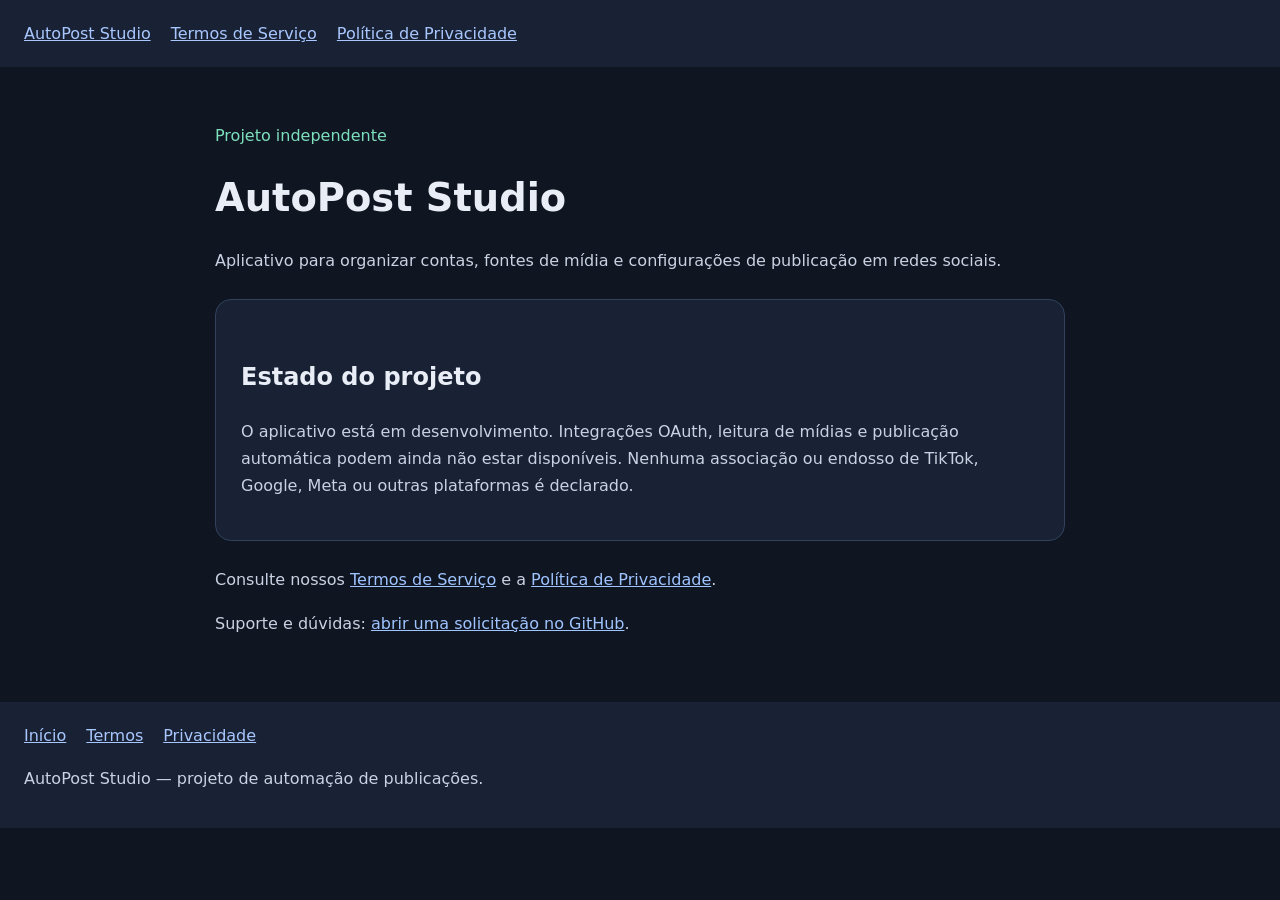
<file: index.html>
<!doctype html><html lang="pt-BR"><head><meta charset="utf-8"><meta name="viewport" content="width=device-width,initial-scale=1"><meta name="description" content="Início do AutoPost Studio"><title>Início | AutoPost Studio</title><link rel="stylesheet" href="style.css"></head><body><header><a href="index.html">AutoPost Studio</a><a href="terms.html">Termos de Serviço</a><a href="privacy.html">Política de Privacidade</a></header><main><p class="tag">Projeto independente</p><h1>AutoPost Studio</h1><p>Aplicativo para organizar contas, fontes de mídia e configurações de publicação em redes sociais.</p><div class="card"><h2>Estado do projeto</h2><p>O aplicativo está em desenvolvimento. Integrações OAuth, leitura de mídias e publicação automática podem ainda não estar disponíveis. Nenhuma associação ou endosso de TikTok, Google, Meta ou outras plataformas é declarado.</p></div><p>Consulte nossos <a href="terms.html">Termos de Serviço</a> e a <a href="privacy.html">Política de Privacidade</a>.</p><p>Suporte e dúvidas: <a href="https://github.com/AinAruh/autopost-studio-site/issues">abrir uma solicitação no GitHub</a>.</p></main><footer><a href="index.html">Início</a><a href="terms.html">Termos</a><a href="privacy.html">Privacidade</a><p>AutoPost Studio — projeto de automação de publicações.</p></footer></body></html>
</file>
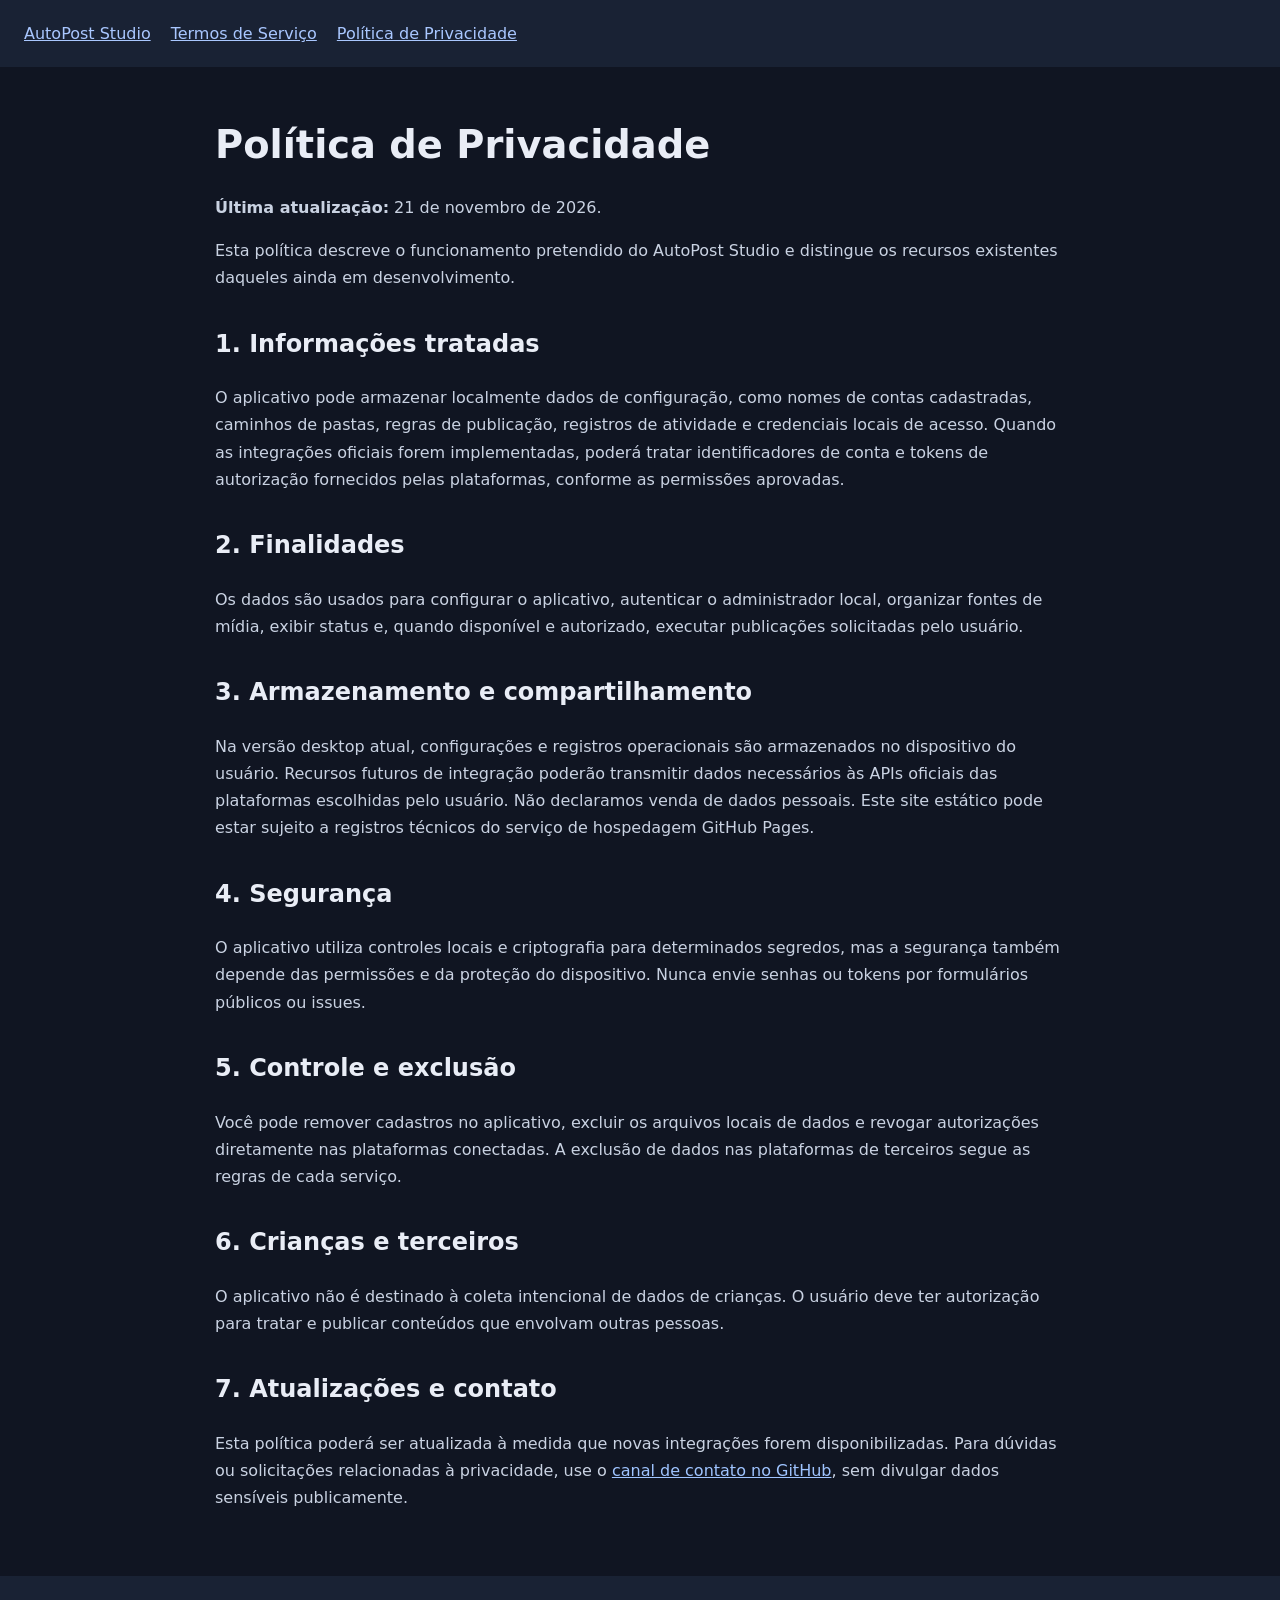
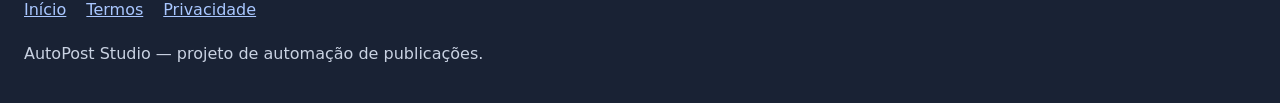
<file: privacy.html>
<!doctype html><html lang="pt-BR"><head><meta charset="utf-8"><meta name="viewport" content="width=device-width,initial-scale=1"><meta name="description" content="Política de Privacidade do AutoPost Studio"><title>Política de Privacidade | AutoPost Studio</title><link rel="stylesheet" href="style.css"></head><body><header><a href="index.html">AutoPost Studio</a><a href="terms.html">Termos de Serviço</a><a href="privacy.html">Política de Privacidade</a></header><main><h1>Política de Privacidade</h1><p><strong>Última atualização:</strong> 21 de novembro de 2026.</p><p>Esta política descreve o funcionamento pretendido do AutoPost Studio e distingue os recursos existentes daqueles ainda em desenvolvimento.</p><h2>1. Informações tratadas</h2><p>O aplicativo pode armazenar localmente dados de configuração, como nomes de contas cadastradas, caminhos de pastas, regras de publicação, registros de atividade e credenciais locais de acesso. Quando as integrações oficiais forem implementadas, poderá tratar identificadores de conta e tokens de autorização fornecidos pelas plataformas, conforme as permissões aprovadas.</p><h2>2. Finalidades</h2><p>Os dados são usados para configurar o aplicativo, autenticar o administrador local, organizar fontes de mídia, exibir status e, quando disponível e autorizado, executar publicações solicitadas pelo usuário.</p><h2>3. Armazenamento e compartilhamento</h2><p>Na versão desktop atual, configurações e registros operacionais são armazenados no dispositivo do usuário. Recursos futuros de integração poderão transmitir dados necessários às APIs oficiais das plataformas escolhidas pelo usuário. Não declaramos venda de dados pessoais. Este site estático pode estar sujeito a registros técnicos do serviço de hospedagem GitHub Pages.</p><h2>4. Segurança</h2><p>O aplicativo utiliza controles locais e criptografia para determinados segredos, mas a segurança também depende das permissões e da proteção do dispositivo. Nunca envie senhas ou tokens por formulários públicos ou issues.</p><h2>5. Controle e exclusão</h2><p>Você pode remover cadastros no aplicativo, excluir os arquivos locais de dados e revogar autorizações diretamente nas plataformas conectadas. A exclusão de dados nas plataformas de terceiros segue as regras de cada serviço.</p><h2>6. Crianças e terceiros</h2><p>O aplicativo não é destinado à coleta intencional de dados de crianças. O usuário deve ter autorização para tratar e publicar conteúdos que envolvam outras pessoas.</p><h2>7. Atualizações e contato</h2><p>Esta política poderá ser atualizada à medida que novas integrações forem disponibilizadas. Para dúvidas ou solicitações relacionadas à privacidade, use o <a href="https://github.com/AinAruh/autopost-studio-site/issues">canal de contato no GitHub</a>, sem divulgar dados sensíveis publicamente.</p></main><footer><a href="index.html">Início</a><a href="terms.html">Termos</a><a href="privacy.html">Privacidade</a><p>AutoPost Studio — projeto de automação de publicações.</p></footer></body></html>
</file>
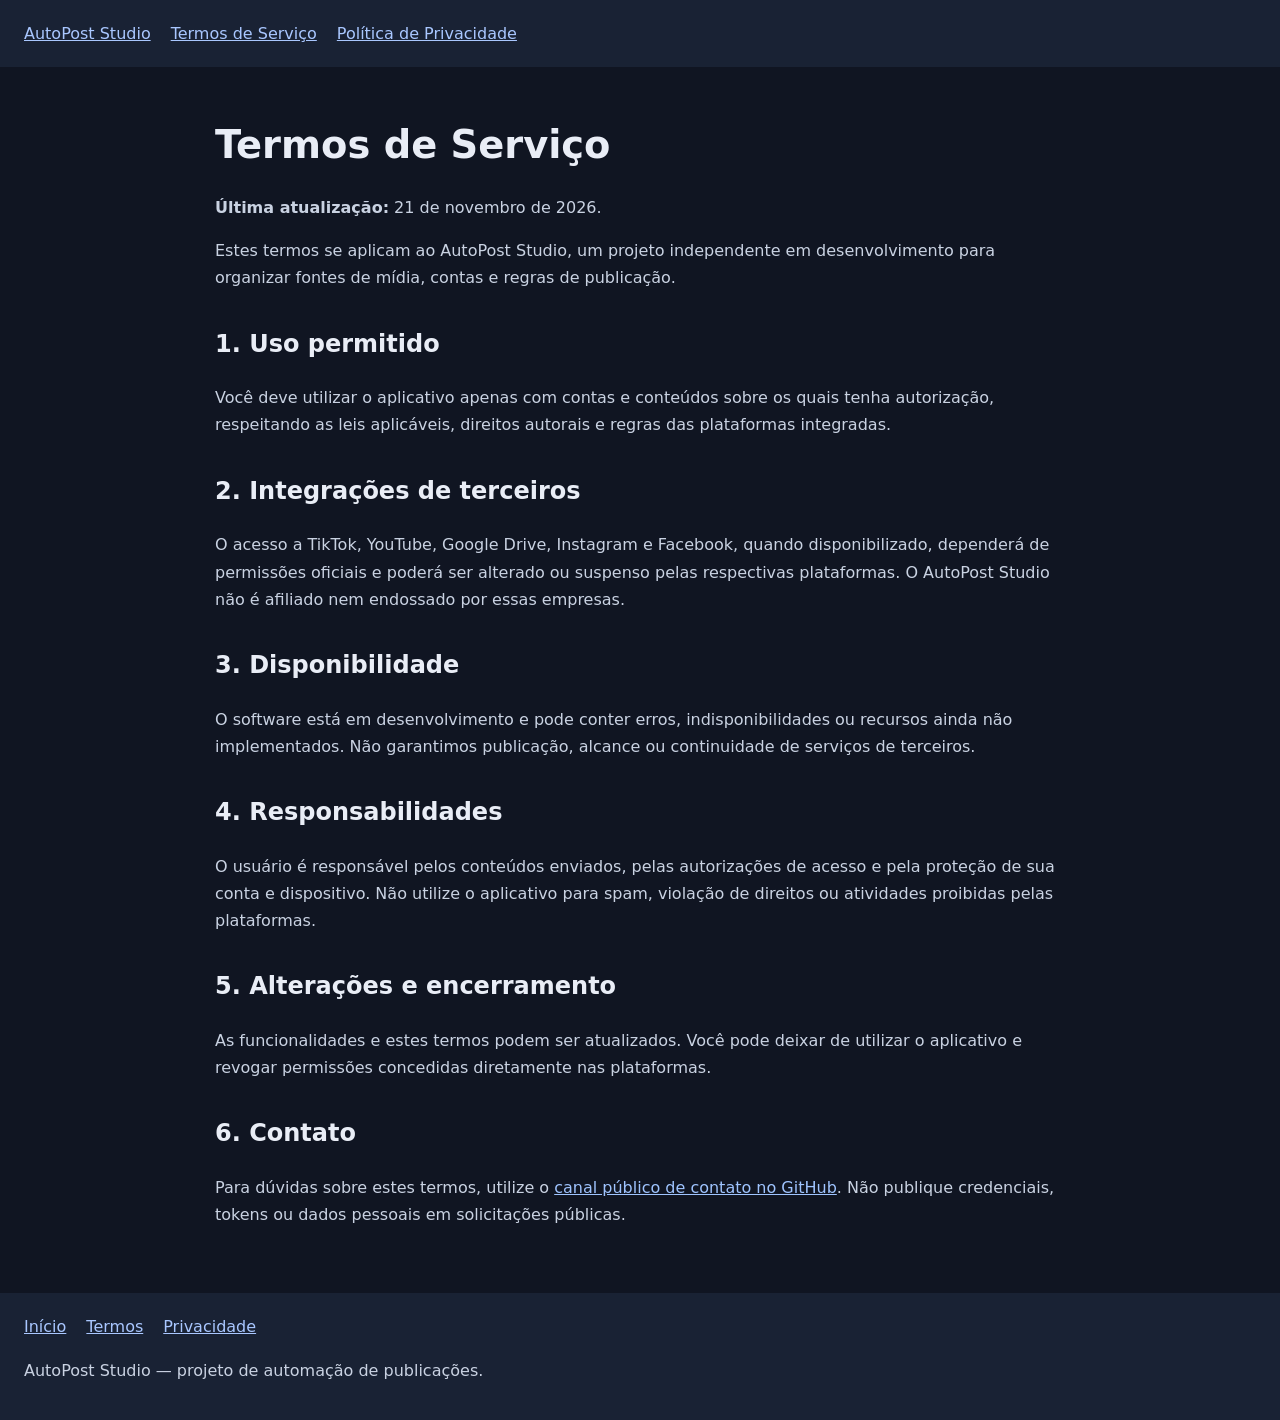
<file: terms.html>
<!doctype html><html lang="pt-BR"><head><meta charset="utf-8"><meta name="viewport" content="width=device-width,initial-scale=1"><meta name="description" content="Termos de Serviço do AutoPost Studio"><title>Termos de Serviço | AutoPost Studio</title><link rel="stylesheet" href="style.css"></head><body><header><a href="index.html">AutoPost Studio</a><a href="terms.html">Termos de Serviço</a><a href="privacy.html">Política de Privacidade</a></header><main><h1>Termos de Serviço</h1><p><strong>Última atualização:</strong> 21 de novembro de 2026.</p><p>Estes termos se aplicam ao AutoPost Studio, um projeto independente em desenvolvimento para organizar fontes de mídia, contas e regras de publicação.</p><h2>1. Uso permitido</h2><p>Você deve utilizar o aplicativo apenas com contas e conteúdos sobre os quais tenha autorização, respeitando as leis aplicáveis, direitos autorais e regras das plataformas integradas.</p><h2>2. Integrações de terceiros</h2><p>O acesso a TikTok, YouTube, Google Drive, Instagram e Facebook, quando disponibilizado, dependerá de permissões oficiais e poderá ser alterado ou suspenso pelas respectivas plataformas. O AutoPost Studio não é afiliado nem endossado por essas empresas.</p><h2>3. Disponibilidade</h2><p>O software está em desenvolvimento e pode conter erros, indisponibilidades ou recursos ainda não implementados. Não garantimos publicação, alcance ou continuidade de serviços de terceiros.</p><h2>4. Responsabilidades</h2><p>O usuário é responsável pelos conteúdos enviados, pelas autorizações de acesso e pela proteção de sua conta e dispositivo. Não utilize o aplicativo para spam, violação de direitos ou atividades proibidas pelas plataformas.</p><h2>5. Alterações e encerramento</h2><p>As funcionalidades e estes termos podem ser atualizados. Você pode deixar de utilizar o aplicativo e revogar permissões concedidas diretamente nas plataformas.</p><h2>6. Contato</h2><p>Para dúvidas sobre estes termos, utilize o <a href="https://github.com/AinAruh/autopost-studio-site/issues">canal público de contato no GitHub</a>. Não publique credenciais, tokens ou dados pessoais em solicitações públicas.</p></main><footer><a href="index.html">Início</a><a href="terms.html">Termos</a><a href="privacy.html">Privacidade</a><p>AutoPost Studio — projeto de automação de publicações.</p></footer></body></html>
</file>
<file: style.css>
body{font:16px/1.7 system-ui,-apple-system,Segoe UI,sans-serif;margin:0;color:#e9edf6;background:#101522}main{max-width:850px;margin:55px auto;padding:0 24px}header,footer{padding:20px 24px;background:#192234}header a,footer a{color:#a9c7ff;margin-right:20px}a{color:#9fc4ff}h1{line-height:1.2;font-size:2.4rem}h2{margin-top:32px}p,li{color:#c9d2e2}.tag{color:#7de0bd}.card{background:#192234;border:1px solid #33415c;border-radius:16px;padding:25px;margin:25px 0}footer{margin-top:65px}
</file>
